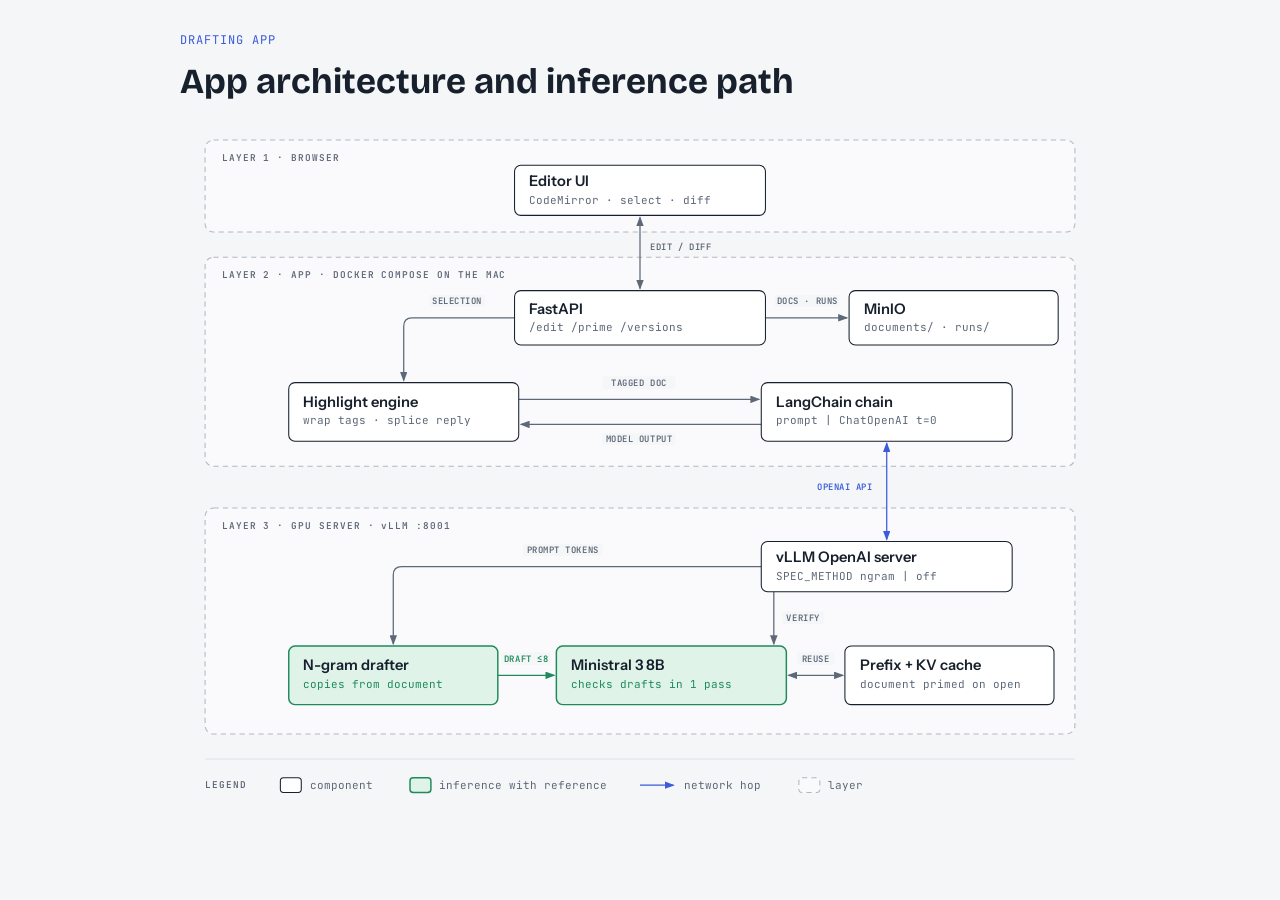
<file: docs/app-architecture.html>
<!doctype html>
<html lang="en">
<head>
<meta charset="utf-8">
<meta name="viewport" content="width=device-width, initial-scale=1">
<title>Drafting App Architecture</title>
<link rel="stylesheet" href="https://fonts.googleapis.com/css2?family=Bricolage+Grotesque:opsz,wght@12..96,700&family=Instrument+Sans:wght@400;600&family=JetBrains+Mono:wght@400;600&display=swap">
<style>
/* Same tokens and diagram classes as docs/iwr-explainer.html. */
:root {
  --bg: #f5f6f8; --panel: #ffffff; --ink: #17202c; --muted: #5d6878; --line: #dde2ea;
  --accent: #3b5bdb; --copy: #1f8a5b; --copy-bg: #dff3e9;
  --font-display: "Bricolage Grotesque", "Avenir Next", system-ui, sans-serif;
  --font-body: "Instrument Sans", system-ui, -apple-system, sans-serif;
  --font-mono: "JetBrains Mono", ui-monospace, "SF Mono", Menlo, monospace;
}
@media (prefers-color-scheme: dark) {
  :root:not([data-theme="light"]) { --bg: #0f141b; --panel: #161d27; --ink: #e6ebf2; --muted: #98a3b3; --line: #273142; --accent: #8ea6ff; --copy: #5fd39b; --copy-bg: #173a2b; color-scheme: dark; }
}
:root[data-theme="dark"] { --bg: #0f141b; --panel: #161d27; --ink: #e6ebf2; --muted: #98a3b3; --line: #273142; --accent: #8ea6ff; --copy: #5fd39b; --copy-bg: #173a2b; color-scheme: dark; }
body { margin: 0; background: var(--bg); color: var(--ink); font-family: var(--font-body); padding: 32px max(16px, env(safe-area-inset-right, 0px)) 48px max(16px, env(safe-area-inset-left, 0px)); }
.page { max-width: 920px; margin: 0 auto; display: grid; gap: 12px; }
.eyebrow { font-family: var(--font-mono); font-size: 0.75rem; letter-spacing: 0.08em; text-transform: uppercase; color: var(--accent); }
h1 { font-family: var(--font-display); font-size: clamp(1.6rem, 4vw, 2.2rem); margin: 0; }
/* @diagram:start */
.arch-wrap { overflow-x: auto; }
.arch-wrap svg { display: block; width: 100%; min-width: 880px; height: auto; }
.arch .bg { fill: var(--bg); }
.arch .mask { fill: var(--bg); }
.arch .band { fill: var(--panel); fill-opacity: 0.45; stroke: var(--muted); stroke-opacity: 0.45; stroke-dasharray: 5 4; }
.arch .node { fill: var(--panel); stroke: var(--ink); stroke-width: 1; }
.arch .node.focal { fill: var(--copy-bg); stroke: var(--copy); stroke-width: 1.4; }
.arch .name { fill: var(--ink); font: 600 14px var(--font-body); }
.arch .sub { fill: var(--muted); font: 400 10.5px var(--font-mono); }
.arch .sub.focal { fill: var(--copy); }
.arch .eyb { fill: var(--muted); font: 600 9px var(--font-mono); letter-spacing: 0.1em; }
.arch .lbl { fill: var(--muted); font: 600 8.5px var(--font-mono); letter-spacing: 0.06em; }
.arch .lbl.focal { fill: var(--copy); }
.arch .lbl.link { fill: var(--accent); }
.arch .flow { fill: none; stroke: var(--muted); stroke-width: 1.2; }
.arch .flow.focal { stroke: var(--copy); }
.arch .flow.link { stroke: var(--accent); }
.arch .flow.dash { stroke-dasharray: 5 4; }
.arch .tip { fill: var(--muted); }
.arch .tip.focal { fill: var(--copy); }
.arch .tip.link { fill: var(--accent); }
.arch .rule { stroke: var(--line); stroke-width: 1; }
/* @diagram:end */
</style>
</head>
<body>
<div class="page">
  <span class="eyebrow">Drafting app</span>
  <h1>App architecture and inference path</h1>
<!-- @svg:start -->
<div class="arch-wrap">
<svg class="arch" viewBox="0 0 880 668" role="img" aria-labelledby="app-arch-title app-arch-desc" xmlns="http://www.w3.org/2000/svg">
  <title id="app-arch-title">Drafting app architecture</title>
  <desc id="app-arch-desc">The editor sends an edit to FastAPI, which wraps the selection in highlight tags and passes it to a LangChain chain; the chain calls vLLM on the GPU server over its OpenAI-compatible API, where an n-gram drafter copies tokens from the document and Ministral 3 8B verifies them in one pass using a cached prefix, and the reply is spliced back into the document and stored in MinIO with its timing.</desc>
  <defs>
    <marker id="aa-arrow" markerWidth="8" markerHeight="6" refX="7" refY="3" orient="auto-start-reverse"><polygon class="tip" points="0 0, 8 3, 0 6"/></marker>
    <marker id="aa-arrow-focal" markerWidth="8" markerHeight="6" refX="7" refY="3" orient="auto-start-reverse"><polygon class="tip focal" points="0 0, 8 3, 0 6"/></marker>
    <marker id="aa-arrow-link" markerWidth="8" markerHeight="6" refX="7" refY="3" orient="auto-start-reverse"><polygon class="tip link" points="0 0, 8 3, 0 6"/></marker>
  </defs>
  <rect class="bg" width="880" height="668"/>

  <!-- layers -->
  <rect class="band" x="24" y="24" width="832" height="88" rx="8"/>
  <text class="eyb" x="40" y="44">LAYER 1 · BROWSER</text>
  <rect class="band" x="24" y="136" width="832" height="200" rx="8"/>
  <text class="eyb" x="40" y="156">LAYER 2 · APP · DOCKER COMPOSE ON THE MAC</text>
  <rect class="band" x="24" y="376" width="832" height="216" rx="8"/>
  <text class="eyb" x="40" y="396">LAYER 3 · GPU SERVER · vLLM :8001</text>

  <!-- connectors (before nodes) -->
  <line class="flow" x1="440" y1="98" x2="440" y2="166" marker-start="url(#aa-arrow)" marker-end="url(#aa-arrow)"/>
  <rect class="mask" x="448" y="120" width="62" height="12" rx="2"/>
  <text class="lbl" x="479" y="129" text-anchor="middle">EDIT / DIFF</text>

  <path class="flow" d="M320 194 H222 Q214 194 214 202 V254" marker-end="url(#aa-arrow)"/>
  <rect class="mask" x="238" y="172" width="54" height="12" rx="2"/>
  <text class="lbl" x="265" y="181" text-anchor="middle">SELECTION</text>

  <line class="flow" x1="560" y1="194" x2="638" y2="194" marker-end="url(#aa-arrow)"/>
  <rect class="mask" x="569" y="172" width="62" height="12" rx="2"/>
  <text class="lbl" x="600" y="181" text-anchor="middle">DOCS · RUNS</text>

  <line class="flow" x1="324" y1="272" x2="554" y2="272" marker-end="url(#aa-arrow)"/>
  <rect class="mask" x="404" y="250" width="70" height="12" rx="2"/>
  <text class="lbl" x="439" y="259" text-anchor="middle">TAGGED DOC</text>
  <line class="flow" x1="556" y1="296" x2="326" y2="296" marker-end="url(#aa-arrow)"/>
  <rect class="mask" x="404" y="304" width="70" height="12" rx="2"/>
  <text class="lbl" x="439" y="313" text-anchor="middle">MODEL OUTPUT</text>

  <line class="flow link" x1="676" y1="314" x2="676" y2="406" marker-start="url(#aa-arrow-link)" marker-end="url(#aa-arrow-link)"/>
  <rect class="mask" x="604" y="350" width="64" height="12" rx="2"/>
  <text class="lbl link" x="636" y="359" text-anchor="middle">OPENAI API</text>

  <path class="flow" d="M556 432 H212 Q204 432 204 440 V506" marker-end="url(#aa-arrow)"/>
  <rect class="mask" x="328" y="410" width="76" height="12" rx="2"/>
  <text class="lbl" x="366" y="419" text-anchor="middle">PROMPT TOKENS</text>

  <line class="flow" x1="568" y1="456" x2="568" y2="506" marker-end="url(#aa-arrow)"/>
  <rect class="mask" x="576" y="475" width="40" height="12" rx="2"/>
  <text class="lbl" x="596" y="484" text-anchor="middle">VERIFY</text>

  <line class="flow focal" x1="304" y1="536" x2="358" y2="536" marker-end="url(#aa-arrow-focal)"/>
  <rect class="mask" x="307" y="514" width="48" height="12" rx="2"/>
  <text class="lbl focal" x="331" y="523" text-anchor="middle">DRAFT ≤8</text>

  <line class="flow" x1="582" y1="536" x2="634" y2="536" marker-start="url(#aa-arrow)" marker-end="url(#aa-arrow)"/>
  <rect class="mask" x="590" y="514" width="36" height="12" rx="2"/>
  <text class="lbl" x="608" y="523" text-anchor="middle">REUSE</text>

  <!-- nodes -->
  <rect class="node" x="320" y="48" width="240" height="48" rx="6"/>
  <text class="name" x="334" y="68">Editor UI</text>
  <text class="sub" x="334" y="85">CodeMirror · select · diff</text>

  <rect class="node" x="320" y="168" width="240" height="52" rx="6"/>
  <text class="name" x="334" y="190">FastAPI</text>
  <text class="sub" x="334" y="207">/edit /prime /versions</text>

  <rect class="node" x="640" y="168" width="200" height="52" rx="6"/>
  <text class="name" x="654" y="190">MinIO</text>
  <text class="sub" x="654" y="207">documents/ · runs/</text>

  <rect class="node" x="104" y="256" width="220" height="56" rx="6"/>
  <text class="name" x="118" y="279">Highlight engine</text>
  <text class="sub" x="118" y="296">wrap tags · splice reply</text>

  <rect class="node" x="556" y="256" width="240" height="56" rx="6"/>
  <text class="name" x="570" y="279">LangChain chain</text>
  <text class="sub" x="570" y="296">prompt | ChatOpenAI t=0</text>

  <rect class="node" x="556" y="408" width="240" height="48" rx="6"/>
  <text class="name" x="570" y="428">vLLM OpenAI server</text>
  <text class="sub" x="570" y="445">SPEC_METHOD ngram | off</text>

  <rect class="node focal" x="104" y="508" width="200" height="56" rx="6"/>
  <text class="name" x="118" y="531">N-gram drafter</text>
  <text class="sub focal" x="118" y="548">copies from document</text>

  <rect class="node focal" x="360" y="508" width="220" height="56" rx="6"/>
  <text class="name" x="374" y="531">Ministral 3 8B</text>
  <text class="sub focal" x="374" y="548">checks drafts in 1 pass</text>

  <rect class="node" x="636" y="508" width="200" height="56" rx="6"/>
  <text class="name" x="650" y="531">Prefix + KV cache</text>
  <text class="sub" x="650" y="548">document primed on open</text>

  <!-- legend -->
  <line class="rule" x1="24" y1="616" x2="856" y2="616"/>
  <text class="eyb" x="24" y="644">LEGEND</text>
  <rect class="node" x="96" y="634" width="20" height="14" rx="3"/>
  <text class="sub" x="124" y="645">component</text>
  <rect class="node focal" x="220" y="634" width="20" height="14" rx="3"/>
  <text class="sub" x="248" y="645">inference with reference</text>
  <line class="flow link" x1="440" y1="641" x2="472" y2="641" marker-end="url(#aa-arrow-link)"/>
  <text class="sub" x="482" y="645">network hop</text>
  <rect class="band" x="592" y="634" width="20" height="14" rx="3"/>
  <text class="sub" x="620" y="645">layer</text>
</svg>
</div>
<!-- @svg:end -->
</div>
</body>
</html>
</file>
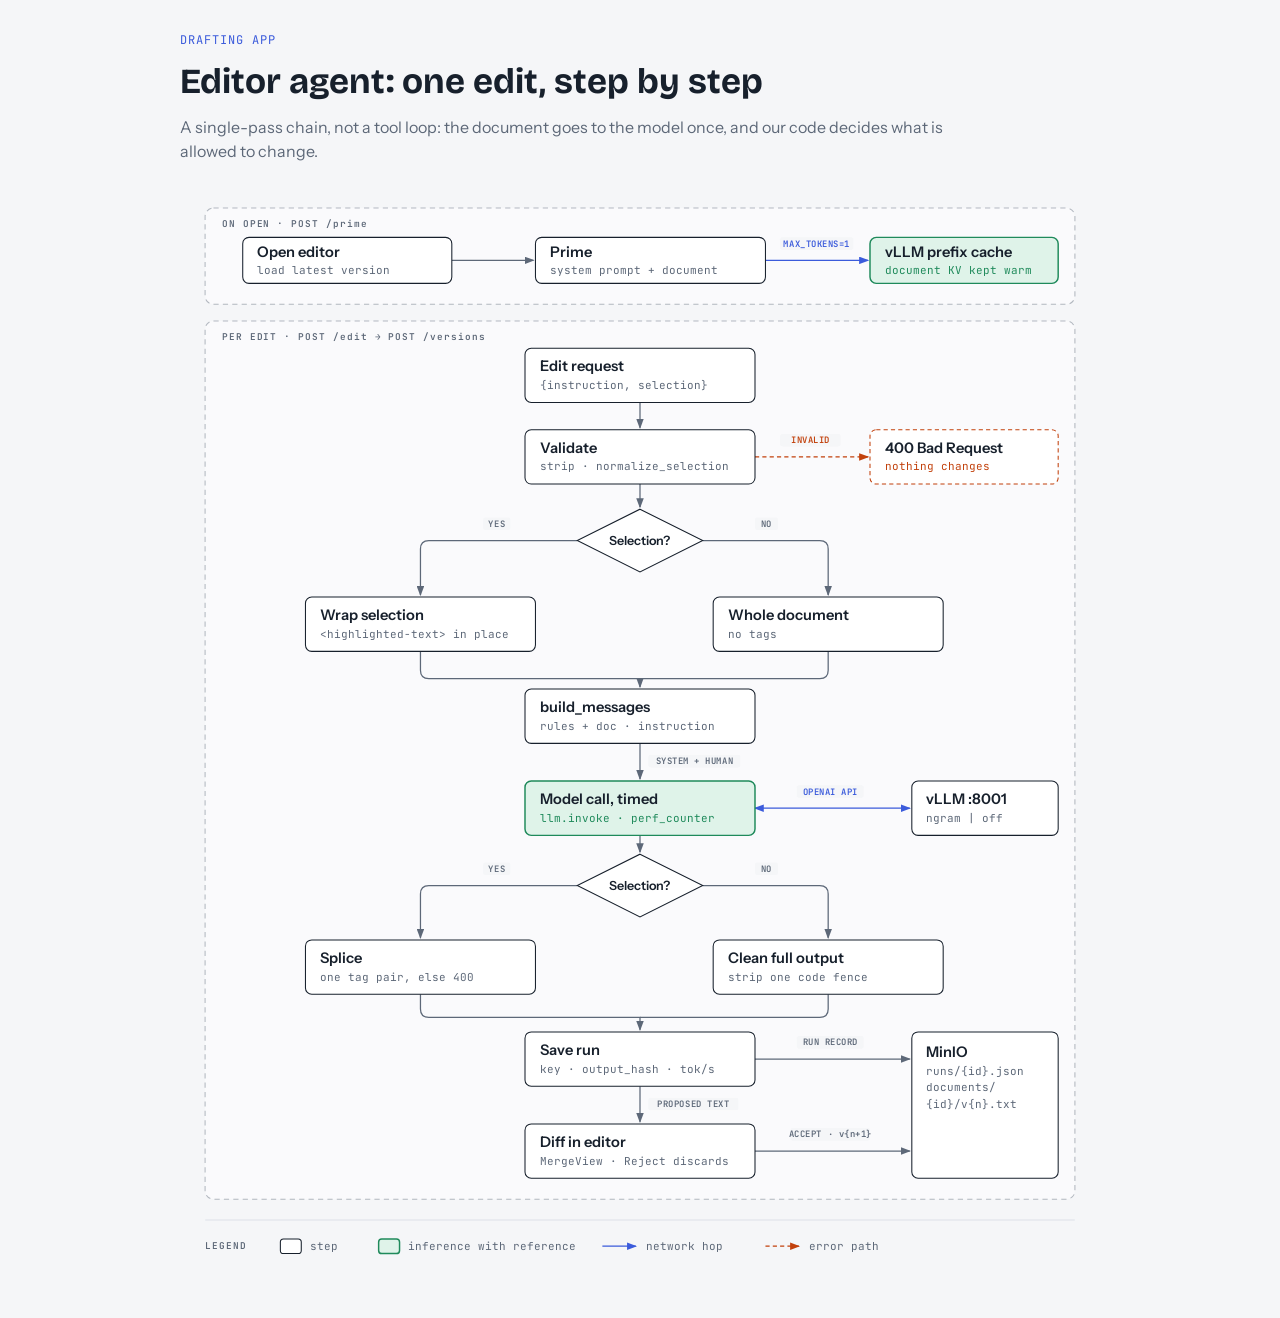
<file: docs/editor-agent-flow.html>
<!doctype html>
<html lang="en">
<head>
<meta charset="utf-8">
<meta name="viewport" content="width=device-width, initial-scale=1">
<title>Editor Agent Flow</title>
<link rel="stylesheet" href="https://fonts.googleapis.com/css2?family=Bricolage+Grotesque:opsz,wght@12..96,700&family=Instrument+Sans:wght@400;600&family=JetBrains+Mono:wght@400;600&display=swap">
<style>
/* Same tokens and diagram classes as docs/app-architecture.html. */
:root {
  --bg: #f5f6f8; --panel: #ffffff; --ink: #17202c; --muted: #5d6878; --line: #dde2ea;
  --accent: #3b5bdb; --copy: #1f8a5b; --copy-bg: #dff3e9; --err: #c2410c;
  --font-display: "Bricolage Grotesque", "Avenir Next", system-ui, sans-serif;
  --font-body: "Instrument Sans", system-ui, -apple-system, sans-serif;
  --font-mono: "JetBrains Mono", ui-monospace, "SF Mono", Menlo, monospace;
}
@media (prefers-color-scheme: dark) {
  :root:not([data-theme="light"]) { --bg: #0f141b; --panel: #161d27; --ink: #e6ebf2; --muted: #98a3b3; --line: #273142; --accent: #8ea6ff; --copy: #5fd39b; --copy-bg: #173a2b; --err: #fb923c; color-scheme: dark; }
}
:root[data-theme="dark"] { --bg: #0f141b; --panel: #161d27; --ink: #e6ebf2; --muted: #98a3b3; --line: #273142; --accent: #8ea6ff; --copy: #5fd39b; --copy-bg: #173a2b; --err: #fb923c; color-scheme: dark; }
body { margin: 0; background: var(--bg); color: var(--ink); font-family: var(--font-body); padding: 32px max(16px, env(safe-area-inset-right, 0px)) 48px max(16px, env(safe-area-inset-left, 0px)); }
.page { max-width: 920px; margin: 0 auto; display: grid; gap: 12px; }
.eyebrow { font-family: var(--font-mono); font-size: 0.75rem; letter-spacing: 0.08em; text-transform: uppercase; color: var(--accent); }
h1 { font-family: var(--font-display); font-size: clamp(1.6rem, 4vw, 2.2rem); margin: 0; }
p.lede { margin: 0 0 8px; color: var(--muted); max-width: 70ch; line-height: 1.5; }
.arch-wrap { overflow-x: auto; }
.arch-wrap svg { display: block; width: 100%; min-width: 880px; height: auto; }
.arch .bg { fill: var(--bg); }
.arch .mask { fill: var(--bg); }
.arch .band { fill: var(--panel); fill-opacity: 0.45; stroke: var(--muted); stroke-opacity: 0.45; stroke-dasharray: 5 4; }
.arch .node { fill: var(--panel); stroke: var(--ink); stroke-width: 1; }
.arch .node.focal { fill: var(--copy-bg); stroke: var(--copy); stroke-width: 1.4; }
.arch .node.err { stroke: var(--err); stroke-dasharray: 4 3; }
.arch .name { fill: var(--ink); font: 600 14px var(--font-body); }
.arch .name.c { text-anchor: middle; font-size: 12px; }
.arch .sub { fill: var(--muted); font: 400 10.5px var(--font-mono); }
.arch .sub.focal { fill: var(--copy); }
.arch .sub.err { fill: var(--err); }
.arch .eyb { fill: var(--muted); font: 600 9px var(--font-mono); letter-spacing: 0.1em; }
.arch .lbl { fill: var(--muted); font: 600 8.5px var(--font-mono); letter-spacing: 0.06em; }
.arch .lbl.link { fill: var(--accent); }
.arch .lbl.err { fill: var(--err); }
.arch .flow { fill: none; stroke: var(--muted); stroke-width: 1.2; }
.arch .flow.link { stroke: var(--accent); }
.arch .flow.err { stroke: var(--err); stroke-dasharray: 4 3; }
.arch .tip { fill: var(--muted); }
.arch .tip.link { fill: var(--accent); }
.arch .tip.err { fill: var(--err); }
.arch .rule { stroke: var(--line); stroke-width: 1; }
</style>
</head>
<body>
<div class="page">
  <span class="eyebrow">Drafting app</span>
  <h1>Editor agent: one edit, step by step</h1>
  <p class="lede">A single-pass chain, not a tool loop: the document goes to the model once, and our code decides what is allowed to change.</p>
<div class="arch-wrap">
<svg class="arch" viewBox="0 0 880 1040" role="img" aria-labelledby="ea-title ea-desc" xmlns="http://www.w3.org/2000/svg">
  <title id="ea-title">Editor agent flow</title>
  <desc id="ea-desc">Opening the editor primes vLLM's prefix cache with the document. Each edit request is validated, the selection is wrapped in highlight tags or the whole document is used, messages are built and the model is called once with timing. The reply is spliced into the selection or cleaned as a full document, a run record is saved to MinIO, and the user reviews a diff and accepts or rejects it.</desc>
  <defs>
    <marker id="ea-arrow" markerWidth="8" markerHeight="6" refX="7" refY="3" orient="auto-start-reverse"><polygon class="tip" points="0 0, 8 3, 0 6"/></marker>
    <marker id="ea-arrow-link" markerWidth="8" markerHeight="6" refX="7" refY="3" orient="auto-start-reverse"><polygon class="tip link" points="0 0, 8 3, 0 6"/></marker>
    <marker id="ea-arrow-err" markerWidth="8" markerHeight="6" refX="7" refY="3" orient="auto-start-reverse"><polygon class="tip err" points="0 0, 8 3, 0 6"/></marker>
  </defs>
  <rect class="bg" width="880" height="1040"/>

  <!-- bands -->
  <rect class="band" x="24" y="24" width="832" height="92" rx="8"/>
  <text class="eyb" x="40" y="42">ON OPEN · POST /prime</text>
  <rect class="band" x="24" y="132" width="832" height="840" rx="8"/>
  <text class="eyb" x="40" y="150">PER EDIT · POST /edit → POST /versions</text>

  <!-- connectors: prime row -->
  <line class="flow" x1="260" y1="74" x2="338" y2="74" marker-end="url(#ea-arrow)"/>
  <line class="flow link" x1="560" y1="74" x2="658" y2="74" marker-end="url(#ea-arrow-link)"/>
  <rect class="mask" x="574" y="52" width="70" height="12" rx="2"/>
  <text class="lbl link" x="609" y="61" text-anchor="middle">MAX_TOKENS=1</text>

  <!-- connectors: edit flow -->
  <line class="flow" x1="440" y1="210" x2="440" y2="234" marker-end="url(#ea-arrow)"/>
  <line class="flow err" x1="550" y1="262" x2="658" y2="262" marker-end="url(#ea-arrow-err)"/>
  <rect class="mask" x="574" y="240" width="58" height="12" rx="2"/>
  <text class="lbl err" x="603" y="249" text-anchor="middle">INVALID</text>
  <line class="flow" x1="440" y1="288" x2="440" y2="310" marker-end="url(#ea-arrow)"/>

  <path class="flow" d="M380 342 H238 Q230 342 230 350 V394" marker-end="url(#ea-arrow)"/>
  <rect class="mask" x="290" y="320" width="26" height="12" rx="2"/>
  <text class="lbl" x="303" y="329" text-anchor="middle">YES</text>
  <path class="flow" d="M500 342 H612 Q620 342 620 350 V394" marker-end="url(#ea-arrow)"/>
  <rect class="mask" x="550" y="320" width="22" height="12" rx="2"/>
  <text class="lbl" x="561" y="329" text-anchor="middle">NO</text>

  <path class="flow" d="M230 448 V466 Q230 474 238 474 H440 V482" marker-end="url(#ea-arrow)"/>
  <path class="flow" d="M620 448 V466 Q620 474 612 474 H440"/>

  <line class="flow" x1="440" y1="536" x2="440" y2="570" marker-end="url(#ea-arrow)"/>
  <rect class="mask" x="448" y="547" width="88" height="12" rx="2"/>
  <text class="lbl" x="492" y="556" text-anchor="middle">SYSTEM + HUMAN</text>

  <line class="flow link" x1="550" y1="598" x2="698" y2="598" marker-start="url(#ea-arrow-link)" marker-end="url(#ea-arrow-link)"/>
  <rect class="mask" x="590" y="576" width="64" height="12" rx="2"/>
  <text class="lbl link" x="622" y="585" text-anchor="middle">OPENAI API</text>

  <line class="flow" x1="440" y1="624" x2="440" y2="640" marker-end="url(#ea-arrow)"/>
  <path class="flow" d="M380 672 H238 Q230 672 230 680 V722" marker-end="url(#ea-arrow)"/>
  <rect class="mask" x="290" y="650" width="26" height="12" rx="2"/>
  <text class="lbl" x="303" y="659" text-anchor="middle">YES</text>
  <path class="flow" d="M500 672 H612 Q620 672 620 680 V722" marker-end="url(#ea-arrow)"/>
  <rect class="mask" x="550" y="650" width="22" height="12" rx="2"/>
  <text class="lbl" x="561" y="659" text-anchor="middle">NO</text>

  <path class="flow" d="M230 776 V790 Q230 798 238 798 H440 V810" marker-end="url(#ea-arrow)"/>
  <path class="flow" d="M620 776 V790 Q620 798 612 798 H440"/>

  <line class="flow" x1="550" y1="838" x2="698" y2="838" marker-end="url(#ea-arrow)"/>
  <rect class="mask" x="590" y="816" width="64" height="12" rx="2"/>
  <text class="lbl" x="622" y="825" text-anchor="middle">RUN RECORD</text>
  <line class="flow" x1="440" y1="864" x2="440" y2="898" marker-end="url(#ea-arrow)"/>
  <rect class="mask" x="448" y="875" width="86" height="12" rx="2"/>
  <text class="lbl" x="491" y="884" text-anchor="middle">PROPOSED TEXT</text>
  <line class="flow" x1="550" y1="926" x2="698" y2="926" marker-end="url(#ea-arrow)"/>
  <rect class="mask" x="584" y="904" width="76" height="12" rx="2"/>
  <text class="lbl" x="622" y="913" text-anchor="middle">ACCEPT · v{n+1}</text>

  <!-- nodes: prime row -->
  <rect class="node" x="60" y="52" width="200" height="44" rx="6"/>
  <text class="name" x="74" y="71">Open editor</text>
  <text class="sub" x="74" y="87">load latest version</text>
  <rect class="node" x="340" y="52" width="220" height="44" rx="6"/>
  <text class="name" x="354" y="71">Prime</text>
  <text class="sub" x="354" y="87">system prompt + document</text>
  <rect class="node focal" x="660" y="52" width="180" height="44" rx="6"/>
  <text class="name" x="674" y="71">vLLM prefix cache</text>
  <text class="sub focal" x="674" y="87">document KV kept warm</text>

  <!-- nodes: edit flow -->
  <rect class="node" x="330" y="158" width="220" height="52" rx="6"/>
  <text class="name" x="344" y="180">Edit request</text>
  <text class="sub" x="344" y="197">{instruction, selection}</text>

  <rect class="node" x="330" y="236" width="220" height="52" rx="6"/>
  <text class="name" x="344" y="258">Validate</text>
  <text class="sub" x="344" y="275">strip · normalize_selection</text>

  <rect class="node err" x="660" y="236" width="180" height="52" rx="6"/>
  <text class="name" x="674" y="258">400 Bad Request</text>
  <text class="sub err" x="674" y="275">nothing changes</text>

  <polygon class="node" points="440,312 500,342 440,372 380,342"/>
  <text class="name c" x="440" y="346">Selection?</text>

  <rect class="node" x="120" y="396" width="220" height="52" rx="6"/>
  <text class="name" x="134" y="418">Wrap selection</text>
  <text class="sub" x="134" y="435">&lt;highlighted-text&gt; in place</text>
  <rect class="node" x="510" y="396" width="220" height="52" rx="6"/>
  <text class="name" x="524" y="418">Whole document</text>
  <text class="sub" x="524" y="435">no tags</text>

  <rect class="node" x="330" y="484" width="220" height="52" rx="6"/>
  <text class="name" x="344" y="506">build_messages</text>
  <text class="sub" x="344" y="523">rules + doc · instruction</text>

  <rect class="node focal" x="330" y="572" width="220" height="52" rx="6"/>
  <text class="name" x="344" y="594">Model call, timed</text>
  <text class="sub focal" x="344" y="611">llm.invoke · perf_counter</text>

  <rect class="node" x="700" y="572" width="140" height="52" rx="6"/>
  <text class="name" x="714" y="594">vLLM :8001</text>
  <text class="sub" x="714" y="611">ngram | off</text>

  <polygon class="node" points="440,642 500,672 440,702 380,672"/>
  <text class="name c" x="440" y="676">Selection?</text>

  <rect class="node" x="120" y="724" width="220" height="52" rx="6"/>
  <text class="name" x="134" y="746">Splice</text>
  <text class="sub" x="134" y="763">one tag pair, else 400</text>
  <rect class="node" x="510" y="724" width="220" height="52" rx="6"/>
  <text class="name" x="524" y="746">Clean full output</text>
  <text class="sub" x="524" y="763">strip one code fence</text>

  <rect class="node" x="330" y="812" width="220" height="52" rx="6"/>
  <text class="name" x="344" y="834">Save run</text>
  <text class="sub" x="344" y="851">key · output_hash · tok/s</text>

  <rect class="node" x="700" y="812" width="140" height="140" rx="6"/>
  <text class="name" x="714" y="836">MinIO</text>
  <text class="sub" x="714" y="853">runs/{id}.json</text>
  <text class="sub" x="714" y="869">documents/</text>
  <text class="sub" x="714" y="885">  {id}/v{n}.txt</text>

  <rect class="node" x="330" y="900" width="220" height="52" rx="6"/>
  <text class="name" x="344" y="922">Diff in editor</text>
  <text class="sub" x="344" y="939">MergeView · Reject discards</text>

  <!-- legend -->
  <line class="rule" x1="24" y1="992" x2="856" y2="992"/>
  <text class="eyb" x="24" y="1020">LEGEND</text>
  <rect class="node" x="96" y="1010" width="20" height="14" rx="3"/>
  <text class="sub" x="124" y="1021">step</text>
  <rect class="node focal" x="190" y="1010" width="20" height="14" rx="3"/>
  <text class="sub" x="218" y="1021">inference with reference</text>
  <line class="flow link" x1="404" y1="1017" x2="436" y2="1017" marker-end="url(#ea-arrow-link)"/>
  <text class="sub" x="446" y="1021">network hop</text>
  <line class="flow err" x1="560" y1="1017" x2="592" y2="1017" marker-end="url(#ea-arrow-err)"/>
  <text class="sub" x="602" y="1021">error path</text>
</svg>
</div>
</div>
</body>
</html>
</file>
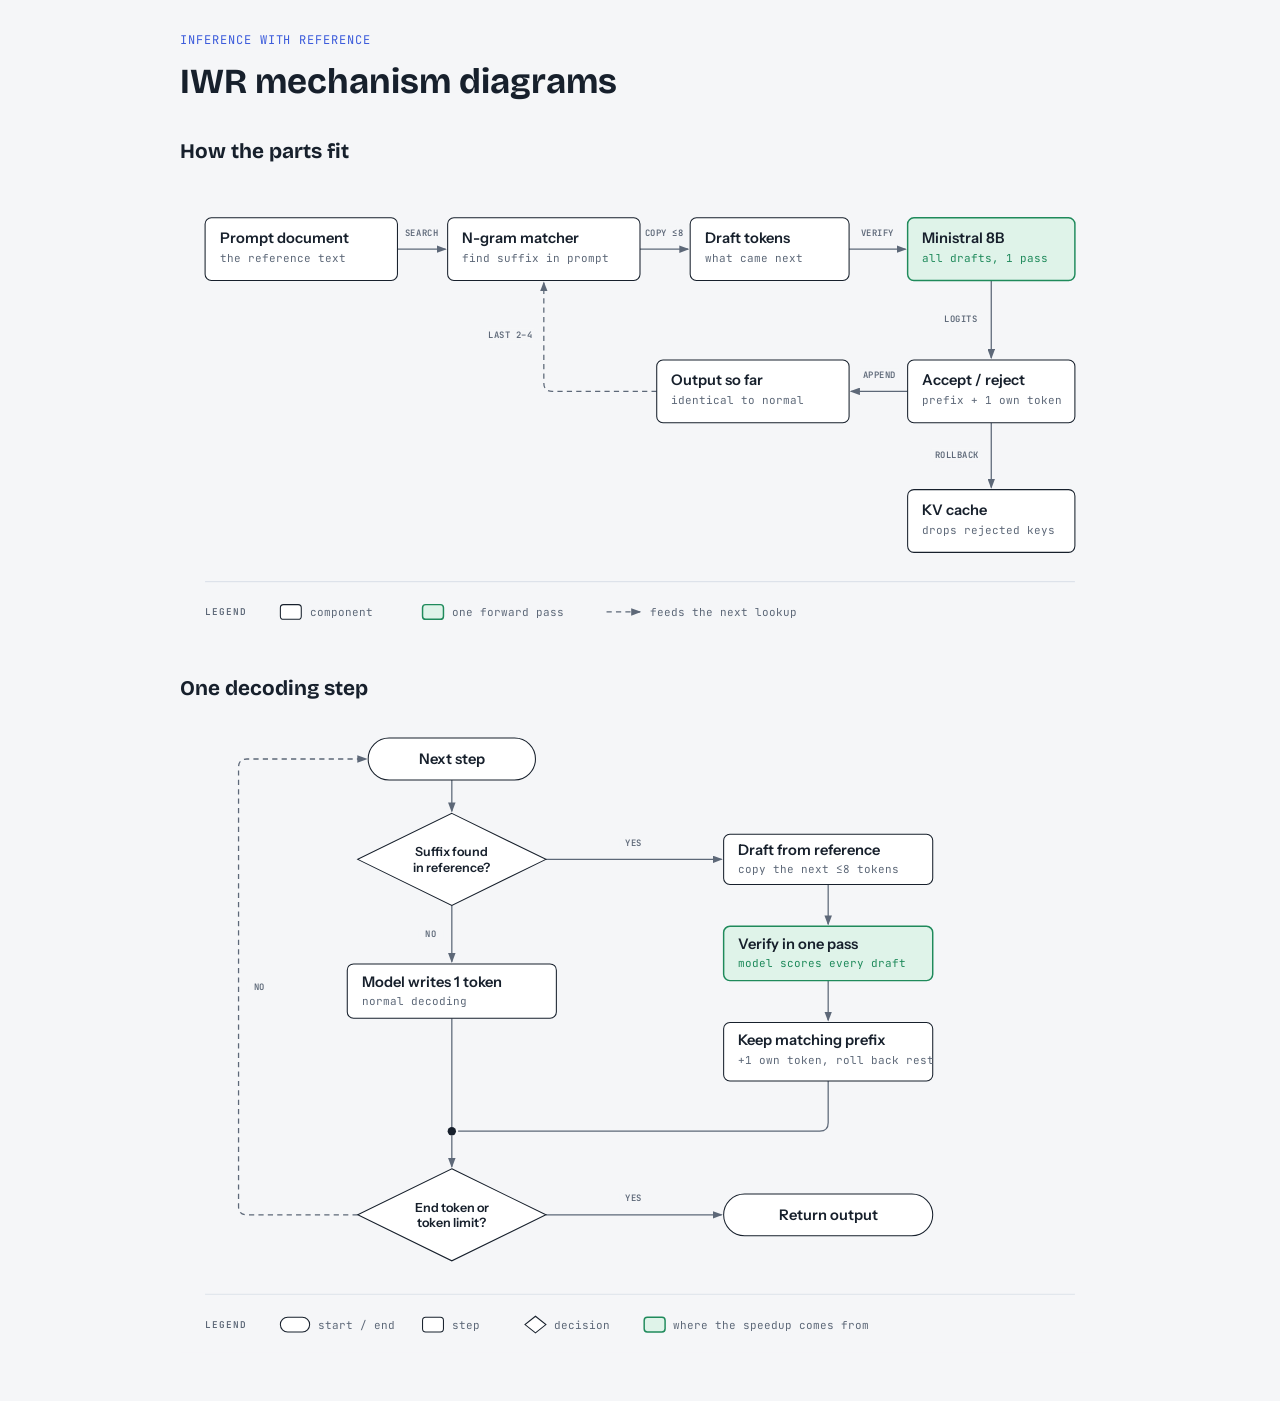
<file: docs/iwr-diagrams.html>
<!doctype html>
<html lang="en">
<head>
<meta charset="utf-8">
<meta name="viewport" content="width=device-width, initial-scale=1">
<title>IWR Mechanism Diagrams</title>
<link rel="stylesheet" href="https://fonts.googleapis.com/css2?family=Bricolage+Grotesque:opsz,wght@12..96,700&family=Instrument+Sans:wght@400;600&family=JetBrains+Mono:wght@400;600&display=swap">
<style>
/* Same tokens and diagram classes as docs/iwr-explainer.html and docs/ministral-architecture.html. */
:root {
  --bg: #f5f6f8; --panel: #ffffff; --ink: #17202c; --muted: #5d6878; --line: #dde2ea;
  --accent: #3b5bdb; --copy: #1f8a5b; --copy-bg: #dff3e9;
  --font-display: "Bricolage Grotesque", "Avenir Next", system-ui, sans-serif;
  --font-body: "Instrument Sans", system-ui, -apple-system, sans-serif;
  --font-mono: "JetBrains Mono", ui-monospace, "SF Mono", Menlo, monospace;
}
@media (prefers-color-scheme: dark) {
  :root:not([data-theme="light"]) { --bg: #0f141b; --panel: #161d27; --ink: #e6ebf2; --muted: #98a3b3; --line: #273142; --accent: #8ea6ff; --copy: #5fd39b; --copy-bg: #173a2b; color-scheme: dark; }
}
:root[data-theme="dark"] { --bg: #0f141b; --panel: #161d27; --ink: #e6ebf2; --muted: #98a3b3; --line: #273142; --accent: #8ea6ff; --copy: #5fd39b; --copy-bg: #173a2b; color-scheme: dark; }
body { margin: 0; background: var(--bg); color: var(--ink); font-family: var(--font-body); padding: 32px max(16px, env(safe-area-inset-right, 0px)) 48px max(16px, env(safe-area-inset-left, 0px)); }
.page { max-width: 920px; margin: 0 auto; display: grid; gap: 12px; }
.eyebrow { font-family: var(--font-mono); font-size: 0.75rem; letter-spacing: 0.08em; text-transform: uppercase; color: var(--accent); }
h1 { font-family: var(--font-display); font-size: clamp(1.6rem, 4vw, 2.2rem); margin: 0; }
h2 { font-family: var(--font-display); font-size: 1.3rem; margin: 24px 0 0; }
.arch-wrap { overflow-x: auto; }
.arch-wrap svg { display: block; width: 100%; min-width: 880px; height: auto; }
.arch .bg { fill: var(--bg); }
.arch .mask { fill: var(--bg); }
.arch .node { fill: var(--panel); stroke: var(--ink); stroke-width: 1; }
.arch .node.focal { fill: var(--copy-bg); stroke: var(--copy); stroke-width: 1.4; }
.arch .name { fill: var(--ink); font: 600 14px var(--font-body); }
.arch .sub { fill: var(--muted); font: 400 10.5px var(--font-mono); }
.arch .sub.focal { fill: var(--copy); }
.arch .eyb { fill: var(--muted); font: 600 9px var(--font-mono); letter-spacing: 0.1em; }
.arch .lbl { fill: var(--muted); font: 600 8.5px var(--font-mono); letter-spacing: 0.06em; }
.arch .flow { fill: none; stroke: var(--muted); stroke-width: 1.2; }
.arch .flow.dash { stroke-dasharray: 5 4; }
.arch .tip { fill: var(--muted); }
.arch .dot { fill: var(--ink); }
.arch .rule { stroke: var(--line); stroke-width: 1; }
</style>
</head>
<body>
<div class="page">
  <span class="eyebrow">Inference with reference</span>
  <h1>IWR mechanism diagrams</h1>

  <h2>How the parts fit</h2>
<!-- @mech:start -->
<div class="arch-wrap">
<svg class="arch" viewBox="0 0 880 444" role="img" aria-labelledby="iwr-mech-title iwr-mech-desc" xmlns="http://www.w3.org/2000/svg">
  <title id="iwr-mech-title">Inference with reference mechanism</title>
  <desc id="iwr-mech-desc">The n-gram matcher finds the end of the output inside the prompt document, copies the following tokens as a draft, the model verifies the whole draft in one forward pass, accepted tokens are appended to the output and rejected ones are rolled back from the KV cache before the next lookup.</desc>
  <defs>
    <marker id="im-arrow" markerWidth="8" markerHeight="6" refX="7" refY="3" orient="auto"><polygon class="tip" points="0 0, 8 3, 0 6"/></marker>
  </defs>
  <rect class="bg" width="880" height="444"/>

  <!-- connectors -->
  <line class="flow" x1="208" y1="70" x2="254" y2="70" marker-end="url(#im-arrow)"/>
  <rect class="mask" x="211" y="48" width="40" height="12" rx="2"/>
  <text class="lbl" x="231" y="57" text-anchor="middle">SEARCH</text>

  <line class="flow" x1="440" y1="70" x2="486" y2="70" marker-end="url(#im-arrow)"/>
  <rect class="mask" x="443" y="48" width="40" height="12" rx="2"/>
  <text class="lbl" x="463" y="57" text-anchor="middle">COPY ≤8</text>

  <line class="flow" x1="640" y1="70" x2="694" y2="70" marker-end="url(#im-arrow)"/>
  <rect class="mask" x="647" y="48" width="40" height="12" rx="2"/>
  <text class="lbl" x="667" y="57" text-anchor="middle">VERIFY</text>

  <line class="flow" x1="776" y1="100" x2="776" y2="174" marker-end="url(#im-arrow)"/>
  <rect class="mask" x="726" y="131" width="42" height="12" rx="2"/>
  <text class="lbl" x="747" y="140" text-anchor="middle">LOGITS</text>

  <line class="flow" x1="696" y1="206" x2="642" y2="206" marker-end="url(#im-arrow)"/>
  <rect class="mask" x="649" y="184" width="40" height="12" rx="2"/>
  <text class="lbl" x="669" y="193" text-anchor="middle">APPEND</text>

  <path class="flow dash" d="M456 206 H356 Q348 206 348 198 V102" marker-end="url(#im-arrow)"/>
  <rect class="mask" x="292" y="146" width="48" height="12" rx="2"/>
  <text class="lbl" x="316" y="155" text-anchor="middle">LAST 2–4</text>

  <line class="flow" x1="776" y1="236" x2="776" y2="298" marker-end="url(#im-arrow)"/>
  <rect class="mask" x="718" y="261" width="50" height="12" rx="2"/>
  <text class="lbl" x="743" y="270" text-anchor="middle">ROLLBACK</text>

  <!-- nodes -->
  <rect class="node" x="24" y="40" width="184" height="60" rx="6"/>
  <text class="name" x="38" y="64">Prompt document</text>
  <text class="sub" x="38" y="82">the reference text</text>

  <rect class="node" x="256" y="40" width="184" height="60" rx="6"/>
  <text class="name" x="270" y="64">N-gram matcher</text>
  <text class="sub" x="270" y="82">find suffix in prompt</text>

  <rect class="node" x="488" y="40" width="152" height="60" rx="6"/>
  <text class="name" x="502" y="64">Draft tokens</text>
  <text class="sub" x="502" y="82">what came next</text>

  <rect class="node focal" x="696" y="40" width="160" height="60" rx="6"/>
  <text class="name" x="710" y="64">Ministral 8B</text>
  <text class="sub focal" x="710" y="82">all drafts, 1 pass</text>

  <rect class="node" x="696" y="176" width="160" height="60" rx="6"/>
  <text class="name" x="710" y="200">Accept / reject</text>
  <text class="sub" x="710" y="218">prefix + 1 own token</text>

  <rect class="node" x="456" y="176" width="184" height="60" rx="6"/>
  <text class="name" x="470" y="200">Output so far</text>
  <text class="sub" x="470" y="218">identical to normal</text>

  <rect class="node" x="696" y="300" width="160" height="60" rx="6"/>
  <text class="name" x="710" y="324">KV cache</text>
  <text class="sub" x="710" y="342">drops rejected keys</text>

  <!-- legend -->
  <line class="rule" x1="24" y1="388" x2="856" y2="388"/>
  <text class="eyb" x="24" y="420">LEGEND</text>
  <rect class="node" x="96" y="410" width="20" height="14" rx="3"/>
  <text class="sub" x="124" y="421">component</text>
  <rect class="node focal" x="232" y="410" width="20" height="14" rx="3"/>
  <text class="sub" x="260" y="421">one forward pass</text>
  <line class="flow dash" x1="408" y1="417" x2="440" y2="417" marker-end="url(#im-arrow)"/>
  <text class="sub" x="450" y="421">feeds the next lookup</text>
</svg>
</div>
<!-- @mech:end -->

  <h2>One decoding step</h2>
<!-- @flow:start -->
<div class="arch-wrap">
<svg class="arch" viewBox="0 0 880 612" role="img" aria-labelledby="iwr-flow-title iwr-flow-desc" xmlns="http://www.w3.org/2000/svg">
  <title id="iwr-flow-title">One decoding step with a reference</title>
  <desc id="iwr-flow-desc">Each step checks whether the end of the output appears in the reference; if it does the following tokens are drafted and verified in one pass and the matching prefix plus one model token is kept, otherwise the model writes a single token, and the loop repeats until the end-of-sequence token or the token limit.</desc>
  <defs>
    <marker id="if-arrow" markerWidth="8" markerHeight="6" refX="7" refY="3" orient="auto"><polygon class="tip" points="0 0, 8 3, 0 6"/></marker>
  </defs>
  <rect class="bg" width="880" height="612"/>

  <!-- connectors -->
  <line class="flow" x1="260" y1="64" x2="260" y2="94" marker-end="url(#if-arrow)"/>

  <line class="flow" x1="350" y1="140" x2="518" y2="140" marker-end="url(#if-arrow)"/>
  <rect class="mask" x="420" y="118" width="28" height="12" rx="2"/>
  <text class="lbl" x="434" y="127" text-anchor="middle">YES</text>

  <line class="flow" x1="260" y1="184" x2="260" y2="238" marker-end="url(#if-arrow)"/>
  <rect class="mask" x="228" y="205" width="24" height="12" rx="2"/>
  <text class="lbl" x="240" y="214" text-anchor="middle">NO</text>

  <line class="flow" x1="620" y1="164" x2="620" y2="202" marker-end="url(#if-arrow)"/>
  <line class="flow" x1="620" y1="256" x2="620" y2="294" marker-end="url(#if-arrow)"/>

  <path class="flow" d="M620 352 V392 Q620 400 612 400 H266"/>
  <line class="flow" x1="260" y1="292" x2="260" y2="396"/>
  <line class="flow" x1="260" y1="404" x2="260" y2="434" marker-end="url(#if-arrow)"/>

  <line class="flow" x1="350" y1="480" x2="518" y2="480" marker-end="url(#if-arrow)"/>
  <rect class="mask" x="420" y="458" width="28" height="12" rx="2"/>
  <text class="lbl" x="434" y="467" text-anchor="middle">YES</text>

  <path class="flow dash" d="M170 480 H64 Q56 480 56 472 V52 Q56 44 64 44 H178" marker-end="url(#if-arrow)"/>
  <rect class="mask" x="64" y="256" width="24" height="12" rx="2"/>
  <text class="lbl" x="76" y="265" text-anchor="middle">NO</text>

  <!-- nodes -->
  <rect class="node" x="180" y="24" width="160" height="40" rx="20"/>
  <text class="name" x="260" y="49" text-anchor="middle">Next step</text>

  <polygon class="node" points="260,96 350,140 260,184 170,140"/>
  <text class="name" x="260" y="137" text-anchor="middle" style="font-size:12px">Suffix found</text>
  <text class="name" x="260" y="152" text-anchor="middle" style="font-size:12px">in reference?</text>

  <rect class="node" x="520" y="116" width="200" height="48" rx="6"/>
  <text class="name" x="534" y="136">Draft from reference</text>
  <text class="sub" x="534" y="153">copy the next ≤8 tokens</text>

  <rect class="node focal" x="520" y="204" width="200" height="52" rx="6"/>
  <text class="name" x="534" y="226">Verify in one pass</text>
  <text class="sub focal" x="534" y="243">model scores every draft</text>

  <rect class="node" x="520" y="296" width="200" height="56" rx="6"/>
  <text class="name" x="534" y="318">Keep matching prefix</text>
  <text class="sub" x="534" y="336">+1 own token, roll back rest</text>

  <rect class="node" x="160" y="240" width="200" height="52" rx="6"/>
  <text class="name" x="174" y="262">Model writes 1 token</text>
  <text class="sub" x="174" y="279">normal decoding</text>

  <circle class="dot" cx="260" cy="400" r="4"/>

  <polygon class="node" points="260,436 350,480 260,524 170,480"/>
  <text class="name" x="260" y="477" text-anchor="middle" style="font-size:12px">End token or</text>
  <text class="name" x="260" y="492" text-anchor="middle" style="font-size:12px">token limit?</text>

  <rect class="node" x="520" y="460" width="200" height="40" rx="20"/>
  <text class="name" x="620" y="485" text-anchor="middle">Return output</text>

  <!-- legend -->
  <line class="rule" x1="24" y1="556" x2="856" y2="556"/>
  <text class="eyb" x="24" y="588">LEGEND</text>
  <rect class="node" x="96" y="578" width="28" height="14" rx="7"/>
  <text class="sub" x="132" y="589">start / end</text>
  <rect class="node" x="232" y="578" width="20" height="14" rx="3"/>
  <text class="sub" x="260" y="589">step</text>
  <polygon class="node" points="340,577 350,585 340,593 330,585"/>
  <text class="sub" x="358" y="589">decision</text>
  <rect class="node focal" x="444" y="578" width="20" height="14" rx="3"/>
  <text class="sub" x="472" y="589">where the speedup comes from</text>
</svg>
</div>
<!-- @flow:end -->
</div>
</body>
</html>
</file>
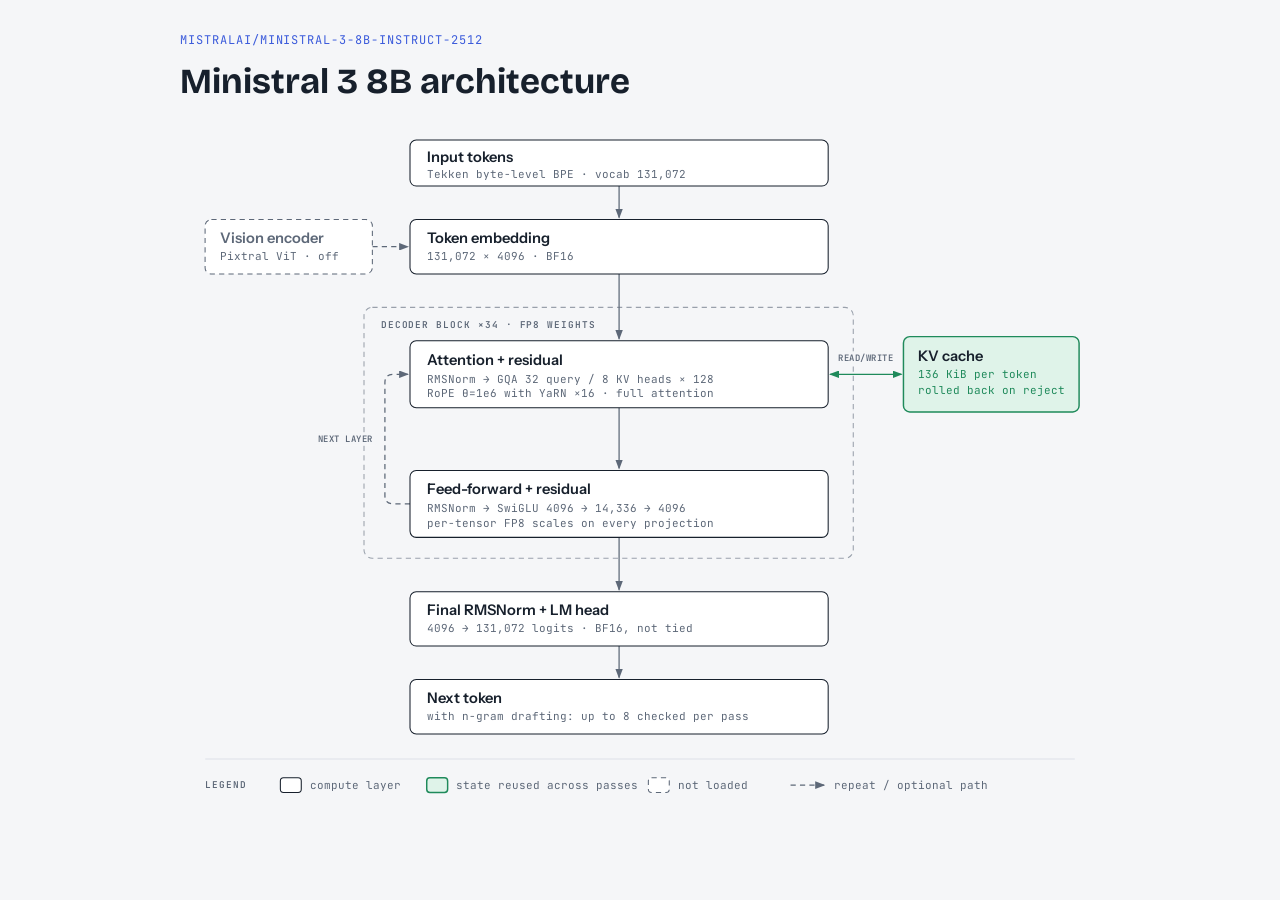
<file: docs/ministral-architecture.html>
<!doctype html>
<html lang="en">
<head>
<meta charset="utf-8">
<meta name="viewport" content="width=device-width, initial-scale=1">
<title>Ministral 3 8B Architecture</title>
<link rel="stylesheet" href="https://fonts.googleapis.com/css2?family=Bricolage+Grotesque:opsz,wght@12..96,700&family=Instrument+Sans:wght@400;600&family=JetBrains+Mono:wght@400;600&display=swap">
<style>
/* Same tokens as docs/iwr-explainer.html so the diagram reads as part of that page. */
:root {
  --bg: #f5f6f8; --panel: #ffffff; --ink: #17202c; --muted: #5d6878; --line: #dde2ea;
  --accent: #3b5bdb; --copy: #1f8a5b; --copy-bg: #dff3e9;
  --font-display: "Bricolage Grotesque", "Avenir Next", system-ui, sans-serif;
  --font-body: "Instrument Sans", system-ui, -apple-system, sans-serif;
  --font-mono: "JetBrains Mono", ui-monospace, "SF Mono", Menlo, monospace;
}
@media (prefers-color-scheme: dark) {
  :root:not([data-theme="light"]) { --bg: #0f141b; --panel: #161d27; --ink: #e6ebf2; --muted: #98a3b3; --line: #273142; --accent: #8ea6ff; --copy: #5fd39b; --copy-bg: #173a2b; color-scheme: dark; }
}
:root[data-theme="dark"] { --bg: #0f141b; --panel: #161d27; --ink: #e6ebf2; --muted: #98a3b3; --line: #273142; --accent: #8ea6ff; --copy: #5fd39b; --copy-bg: #173a2b; color-scheme: dark; }
body { margin: 0; background: var(--bg); color: var(--ink); font-family: var(--font-body); padding: 32px max(16px, env(safe-area-inset-right, 0px)) 48px max(16px, env(safe-area-inset-left, 0px)); }
.page { max-width: 920px; margin: 0 auto; display: grid; gap: 12px; }
.eyebrow { font-family: var(--font-mono); font-size: 0.75rem; letter-spacing: 0.08em; text-transform: uppercase; color: var(--accent); }
h1 { font-family: var(--font-display); font-size: clamp(1.6rem, 4vw, 2.2rem); margin: 0; }
/* @diagram:start */
.arch-wrap { overflow-x: auto; }
.arch-wrap svg { display: block; width: 100%; min-width: 880px; height: auto; }
.arch .bg { fill: var(--bg); }
.arch .zone { fill: none; stroke: var(--muted); stroke-dasharray: 5 4; stroke-opacity: 0.6; }
.arch .mask { fill: var(--bg); }
.arch .node { fill: var(--panel); stroke: var(--ink); stroke-width: 1; }
.arch .node.skip { stroke: var(--muted); stroke-dasharray: 5 4; }
.arch .node.focal { fill: var(--copy-bg); stroke: var(--copy); stroke-width: 1.4; }
.arch .name { fill: var(--ink); font: 600 14px var(--font-body); }
.arch .name.skip { fill: var(--muted); }
.arch .sub { fill: var(--muted); font: 400 10.5px var(--font-mono); }
.arch .sub.focal { fill: var(--copy); }
.arch .eyb { fill: var(--muted); font: 600 9px var(--font-mono); letter-spacing: 0.1em; }
.arch .lbl { fill: var(--muted); font: 600 8.5px var(--font-mono); letter-spacing: 0.06em; }
.arch .flow { fill: none; stroke: var(--muted); stroke-width: 1.2; }
.arch .flow.dash { stroke-dasharray: 5 4; }
.arch .flow.focal { stroke: var(--copy); }
.arch .tip { fill: var(--muted); }
.arch .tip.focal { fill: var(--copy); }
.arch .rule { stroke: var(--line); stroke-width: 1; }
/* @diagram:end */
</style>
</head>
<body>
<div class="page">
  <span class="eyebrow">mistralai/Ministral-3-8B-Instruct-2512</span>
  <h1>Ministral 3 8B architecture</h1>
<!-- @svg:start -->
<div class="arch-wrap">
<svg class="arch" viewBox="0 0 880 668" role="img" aria-labelledby="ministral-arch-title ministral-arch-desc" xmlns="http://www.w3.org/2000/svg">
  <title id="ministral-arch-title">Ministral 3 8B architecture</title>
  <desc id="ministral-arch-desc">Tokens are embedded, pass through 34 identical decoder blocks of grouped-query attention and a SwiGLU feed-forward layer that read and write a KV cache, and a final norm and LM head turn the result into next-token logits; the vision encoder is not used in our text-only deployment.</desc>
  <defs>
    <marker id="ma-arrow" markerWidth="8" markerHeight="6" refX="7" refY="3" orient="auto"><polygon class="tip" points="0 0, 8 3, 0 6"/></marker>
    <marker id="ma-arrow-focal" markerWidth="8" markerHeight="6" refX="7" refY="3" orient="auto-start-reverse"><polygon class="tip focal" points="0 0, 8 3, 0 6"/></marker>
  </defs>
  <rect class="bg" width="880" height="668"/>

  <!-- zone: decoder block, repeated 34 times -->
  <rect class="zone" x="176" y="184" width="468" height="240" rx="8"/>
  <text class="eyb" x="192" y="204">DECODER BLOCK ×34 · FP8 WEIGHTS</text>

  <!-- connectors (drawn before nodes) -->
  <line class="flow" x1="420" y1="68" x2="420" y2="98" marker-end="url(#ma-arrow)"/>
  <line class="flow dash" x1="184" y1="126" x2="218" y2="126" marker-end="url(#ma-arrow)"/>
  <line class="flow" x1="420" y1="152" x2="420" y2="214" marker-end="url(#ma-arrow)"/>
  <line class="flow" x1="420" y1="280" x2="420" y2="338" marker-end="url(#ma-arrow)"/>
  <line class="flow" x1="420" y1="404" x2="420" y2="454" marker-end="url(#ma-arrow)"/>
  <line class="flow" x1="420" y1="508" x2="420" y2="538" marker-end="url(#ma-arrow)"/>
  <!-- repeat: output of one block feeds the next block's attention -->
  <path class="flow dash" d="M220 372 H204 Q196 372 196 364 V256 Q196 248 204 248 H218" marker-end="url(#ma-arrow)"/>
  <rect class="mask" x="128" y="304" width="60" height="12" rx="2"/>
  <text class="lbl" x="158" y="313" text-anchor="middle">NEXT LAYER</text>
  <!-- attention reads and writes the KV cache -->
  <line class="flow focal" x1="622" y1="248" x2="690" y2="248" marker-start="url(#ma-arrow-focal)" marker-end="url(#ma-arrow-focal)"/>
  <rect class="mask" x="626" y="226" width="60" height="12" rx="2"/>
  <text class="lbl" x="656" y="235" text-anchor="middle">READ/WRITE</text>

  <!-- nodes -->
  <rect class="node" x="220" y="24" width="400" height="44" rx="6"/>
  <text class="name" x="236" y="45">Input tokens</text>
  <text class="sub" x="236" y="60">Tekken byte-level BPE · vocab 131,072</text>

  <rect class="node skip" x="24" y="100" width="160" height="52" rx="6"/>
  <text class="name skip" x="38" y="122">Vision encoder</text>
  <text class="sub" x="38" y="139">Pixtral ViT · off</text>

  <rect class="node" x="220" y="100" width="400" height="52" rx="6"/>
  <text class="name" x="236" y="122">Token embedding</text>
  <text class="sub" x="236" y="139">131,072 × 4096 · BF16</text>

  <rect class="node" x="220" y="216" width="400" height="64" rx="6"/>
  <text class="name" x="236" y="239">Attention + residual</text>
  <text class="sub" x="236" y="256">RMSNorm → GQA 32 query / 8 KV heads × 128</text>
  <text class="sub" x="236" y="270">RoPE θ=1e6 with YaRN ×16 · full attention</text>

  <rect class="node focal" x="692" y="212" width="168" height="72" rx="6"/>
  <text class="name" x="706" y="235">KV cache</text>
  <text class="sub focal" x="706" y="252">136 KiB per token</text>
  <text class="sub focal" x="706" y="267">rolled back on reject</text>

  <rect class="node" x="220" y="340" width="400" height="64" rx="6"/>
  <text class="name" x="236" y="363">Feed-forward + residual</text>
  <text class="sub" x="236" y="380">RMSNorm → SwiGLU 4096 → 14,336 → 4096</text>
  <text class="sub" x="236" y="394">per-tensor FP8 scales on every projection</text>

  <rect class="node" x="220" y="456" width="400" height="52" rx="6"/>
  <text class="name" x="236" y="478">Final RMSNorm + LM head</text>
  <text class="sub" x="236" y="495">4096 → 131,072 logits · BF16, not tied</text>

  <rect class="node" x="220" y="540" width="400" height="52" rx="6"/>
  <text class="name" x="236" y="562">Next token</text>
  <text class="sub" x="236" y="579">with n-gram drafting: up to 8 checked per pass</text>

  <!-- legend -->
  <line class="rule" x1="24" y1="616" x2="856" y2="616"/>
  <text class="eyb" x="24" y="644">LEGEND</text>
  <rect class="node" x="96" y="634" width="20" height="14" rx="3"/>
  <text class="sub" x="124" y="645">compute layer</text>
  <rect class="node focal" x="236" y="634" width="20" height="14" rx="3"/>
  <text class="sub" x="264" y="645">state reused across passes</text>
  <rect class="node skip" x="448" y="634" width="20" height="14" rx="3"/>
  <text class="sub" x="476" y="645">not loaded</text>
  <line class="flow dash" x1="584" y1="641" x2="616" y2="641" marker-end="url(#ma-arrow)"/>
  <text class="sub" x="626" y="645">repeat / optional path</text>
</svg>
</div>
<!-- @svg:end -->
</div>
</body>
</html>
</file>
